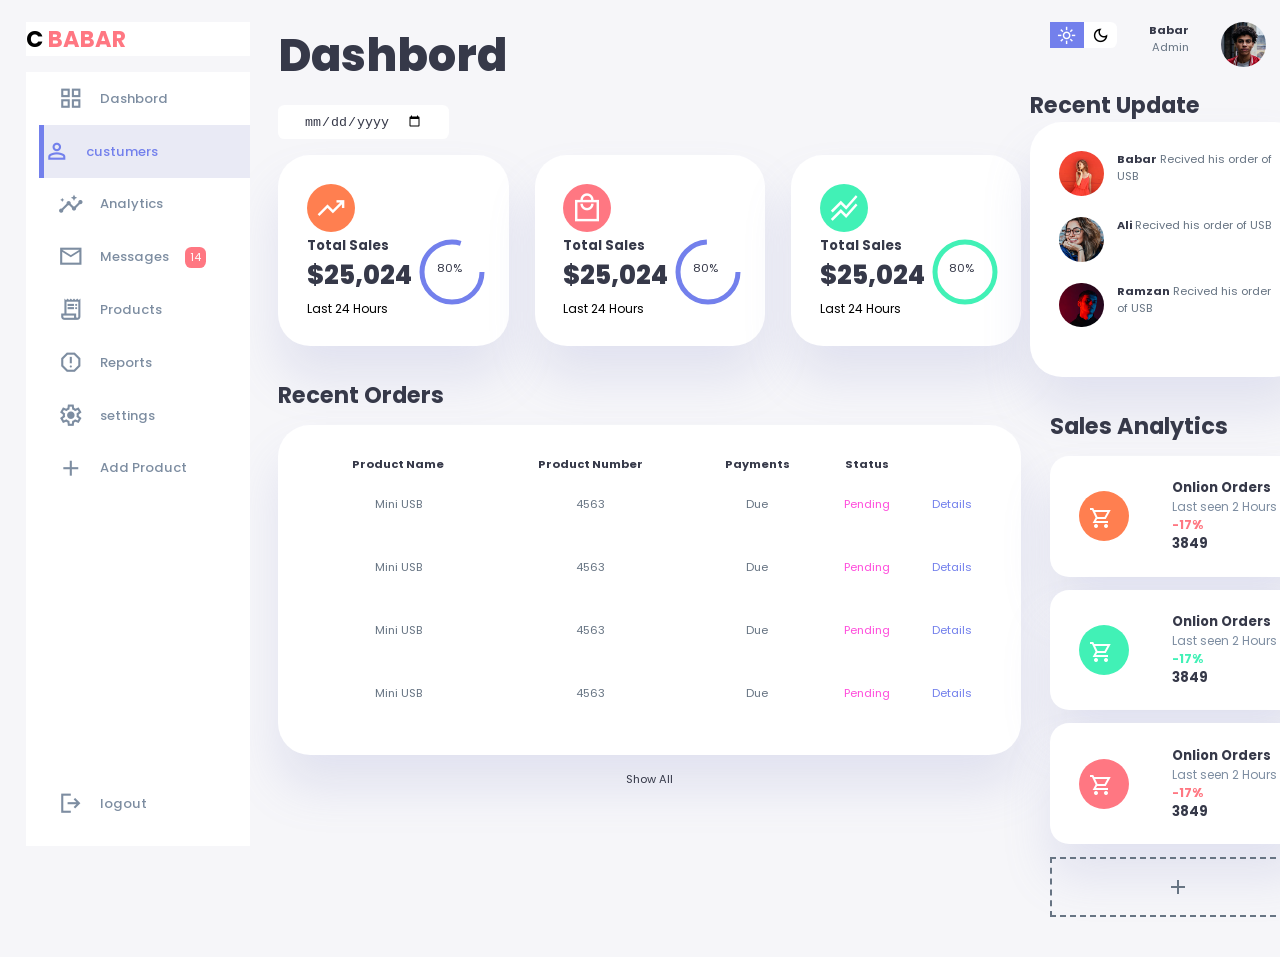
<file: BIM 4th Sem/Web II/Project/Admin Dashboard html css/index.html>
<!DOCTYPE html>
<html lang="en">
<head>
  <meta charset="UTF-8">
  <meta http-equiv="X-UA-Compatible" content="IE=edge">
  <meta name="viewport" content="width=device-width, initial-scale=1.0">
  <title>UI/UX</title>
  <link rel="stylesheet" href="https://fonts.googleapis.com/css2?family=Material+Symbols+Sharp:opsz,wght,FILL,GRAD@48,400,0,0" />
  <link rel="stylesheet" href="style.css">
</head>
<body>
   <div class="container">
      <aside>
           
         <div class="top">
           <div class="logo">
             <h2>C <span class="danger">BABAR</span> </h2>
           </div>
           <div class="close" id="close_btn">
            <span class="material-symbols-sharp">
              close
              </span>
           </div>
         </div>
         <!-- end top -->
          <div class="sidebar">

            <a href="#">
              <span class="material-symbols-sharp">grid_view </span>
              <h3>Dashbord</h3>
           </a>
           <a href="#" class="active">
              <span class="material-symbols-sharp">person_outline </span>
              <h3>custumers</h3>
           </a>
           <a href="#">
              <span class="material-symbols-sharp">insights </span>
              <h3>Analytics</h3>
           </a>
           <a href="#">
              <span class="material-symbols-sharp">mail_outline </span>
              <h3>Messages</h3>
              <span class="msg_count">14</span>
           </a>
           <a href="#">
              <span class="material-symbols-sharp">receipt_long </span>
              <h3>Products</h3>
           </a>
           <a href="#">
              <span class="material-symbols-sharp">report_gmailerrorred </span>
              <h3>Reports</h3>
           </a>
           <a href="#">
              <span class="material-symbols-sharp">settings </span>
              <h3>settings</h3>
           </a>
           <a href="#">
              <span class="material-symbols-sharp">add </span>
              <h3>Add Product</h3>
           </a>
           <a href="#">
              <span class="material-symbols-sharp">logout </span>
              <h3>logout</h3>
           </a>
             


          </div>

      </aside>
      <!-- --------------
        end asid
      -------------------- -->

      <!-- --------------
        start main part
      --------------- -->

      <main>
           <h1>Dashbord</h1>

           <div class="date">
             <input type="date" >
           </div>

        <div class="insights">

           <!-- start seling -->
            <div class="sales">
               <span class="material-symbols-sharp">trending_up</span>
               <div class="middle">

                 <div class="left">
                   <h3>Total Sales</h3>
                   <h1>$25,024</h1>
                 </div>
                  <div class="progress">
                      <svg>
                         <circle  r="30" cy="40" cx="40"></circle>
                      </svg>
                      <div class="number"><p>80%</p></div>
                  </div>

               </div>
               <small>Last 24 Hours</small>
            </div>
           <!-- end seling -->
              <!-- start expenses -->
              <div class="expenses">
                <span class="material-symbols-sharp">local_mall</span>
                <div class="middle">
 
                  <div class="left">
                    <h3>Total Sales</h3>
                    <h1>$25,024</h1>
                  </div>
                   <div class="progress">
                       <svg>
                          <circle  r="30" cy="40" cx="40"></circle>
                       </svg>
                       <div class="number"><p>80%</p></div>
                   </div>
 
                </div>
                <small>Last 24 Hours</small>
             </div>
            <!-- end seling -->
               <!-- start seling -->
               <div class="income">
                <span class="material-symbols-sharp">stacked_line_chart</span>
                <div class="middle">
 
                  <div class="left">
                    <h3>Total Sales</h3>
                    <h1>$25,024</h1>
                  </div>
                   <div class="progress">
                       <svg>
                          <circle  r="30" cy="40" cx="40"></circle>
                       </svg>
                       <div class="number"><p>80%</p></div>
                   </div>
 
                </div>
                <small>Last 24 Hours</small>
             </div>
            <!-- end seling -->

        </div>
       <!-- end insights -->
      <div class="recent_order">
         <h2>Recent Orders</h2>
         <table> 
             <thead>
              <tr>
                <th>Product Name</th>
                <th>Product Number</th>
                <th>Payments</th>
                <th>Status</th>
              </tr>
             </thead>
              <tbody>
                 <tr>
                   <td>Mini USB</td>
                   <td>4563</td>
                   <td>Due</td>
                   <td class="warning">Pending</td>
                   <td class="primary">Details</td>
                 </tr>
                 <tr>
                  <td>Mini USB</td>
                  <td>4563</td>
                  <td>Due</td>
                  <td class="warning">Pending</td>
                  <td class="primary">Details</td>
                </tr>
                <tr>
                  <td>Mini USB</td>
                  <td>4563</td>
                  <td>Due</td>
                  <td class="warning">Pending</td>
                  <td class="primary">Details</td>
                </tr>
                <tr>
                  <td>Mini USB</td>
                  <td>4563</td>
                  <td>Due</td>
                  <td class="warning">Pending</td>
                  <td class="primary">Details</td>
                </tr>
              </tbody>
         </table>
         <a href="#">Show All</a>
      </div>

      </main>
      <!------------------
         end main
        ------------------->

      <!----------------
        start right main 
      ---------------------->
    <div class="right">

<div class="top">
   <button id="menu_bar">
     <span class="material-symbols-sharp">menu</span>
   </button>

   <div class="theme-toggler">
     <span class="material-symbols-sharp active">light_mode</span>
     <span class="material-symbols-sharp">dark_mode</span>
   </div>
    <div class="profile">
       <div class="info">
           <p><b>Babar</b></p>
           <p>Admin</p>
           <small class="text-muted"></small>
       </div>
       <div class="profile-photo">
         <img src="./images/profile-1.jpg" alt=""/>
       </div>
    </div>
</div>

  <div class="recent_updates">
     <h2>Recent Update</h2>
   <div class="updates">
      <div class="update">
         <div class="profile-photo">
            <img src="./images/profile-4.jpg" alt=""/>
         </div>
        <div class="message">
           <p><b>Babar</b> Recived his order of USB</p>
        </div>
      </div>
      <div class="update">
        <div class="profile-photo">
        <img src="./images/profile-3.jpg" alt=""/>
        </div>
       <div class="message">
          <p><b>Ali</b> Recived his order of USB</p>
       </div>
     </div>
     <div class="update">
      <div class="profile-photo">
         <img src="./images/profile-2.jpg" alt=""/>
      </div>
     <div class="message">
        <p><b>Ramzan</b> Recived his order of USB</p>
     </div>
   </div>
  </div>
  </div>


   <div class="sales-analytics">
     <h2>Sales Analytics</h2>

      <div class="item onlion">
        <div class="icon">
          <span class="material-symbols-sharp">shopping_cart</span>
        </div>
        <div class="right_text">
          <div class="info">
            <h3>Onlion Orders</h3>
            <small class="text-muted">Last seen 2 Hours</small>
          </div>
          <h5 class="danger">-17%</h5>
          <h3>3849</h3>
        </div>
      </div>
      <div class="item onlion">
        <div class="icon">
          <span class="material-symbols-sharp">shopping_cart</span>
        </div>
        <div class="right_text">
          <div class="info">
            <h3>Onlion Orders</h3>
            <small class="text-muted">Last seen 2 Hours</small>
          </div>
          <h5 class="success">-17%</h5>
          <h3>3849</h3>
        </div>
      </div>
      <div class="item onlion">
        <div class="icon">
          <span class="material-symbols-sharp">shopping_cart</span>
        </div>
        <div class="right_text">
          <div class="info">
            <h3>Onlion Orders</h3>
            <small class="text-muted">Last seen 2 Hours</small>
          </div>
          <h5 class="danger">-17%</h5>
          <h3>3849</h3>
        </div>
      </div>
   
  

</div>

      <div class="item add_product">
            <div>
            <span class="material-symbols-sharp">add</span>
            </div>
     </div>
</div>


   </div>



   <script src="script.js"></script>
</body>
</html>
</file>
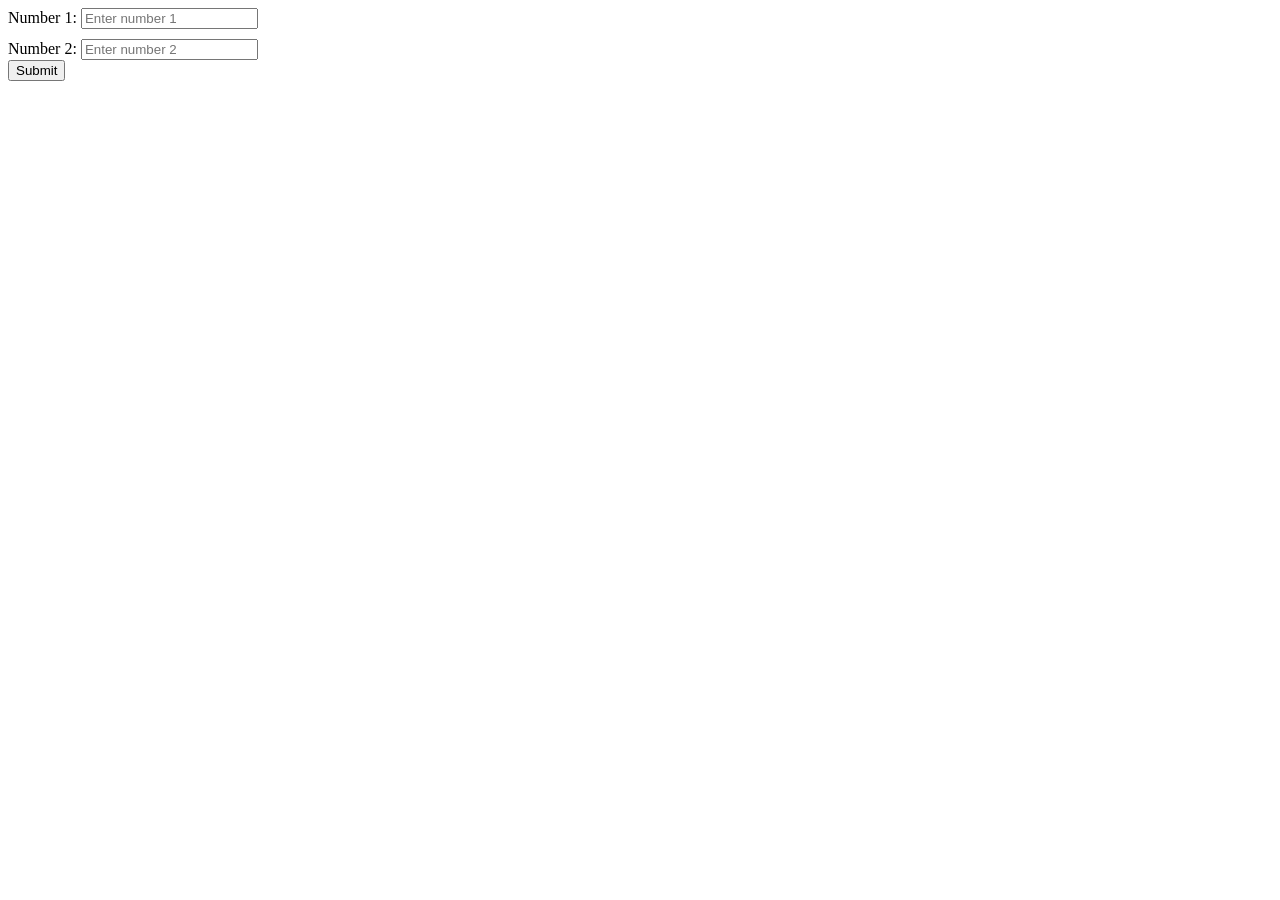
<file: BIM 4th Sem/Web II/Lab_Work/Form Handling/form.html>
<!DOCTYPE html>
<html lang="en">
<head>
    <meta charset="UTF-8">
    <meta name="viewport" content="width=device-width, initial-scale=1.0">
    <title>Form Handling</title>
</head>
<body>

    <form action="formHandling.php" method="POST">
        <label for="num1">Number 1: </label>
        <input type="text" id="num1" name="num1" placeholder="Enter number 1" style="margin-bottom:10px;">
        <br>    
        <label for="num2">Number 2: </label>
        <input type="text" id="num2" name="num2" placeholder="Enter number 2">
        <br>    
        <input type="submit" value="Submit">
    </form>
    
</body>
</html>
</file>
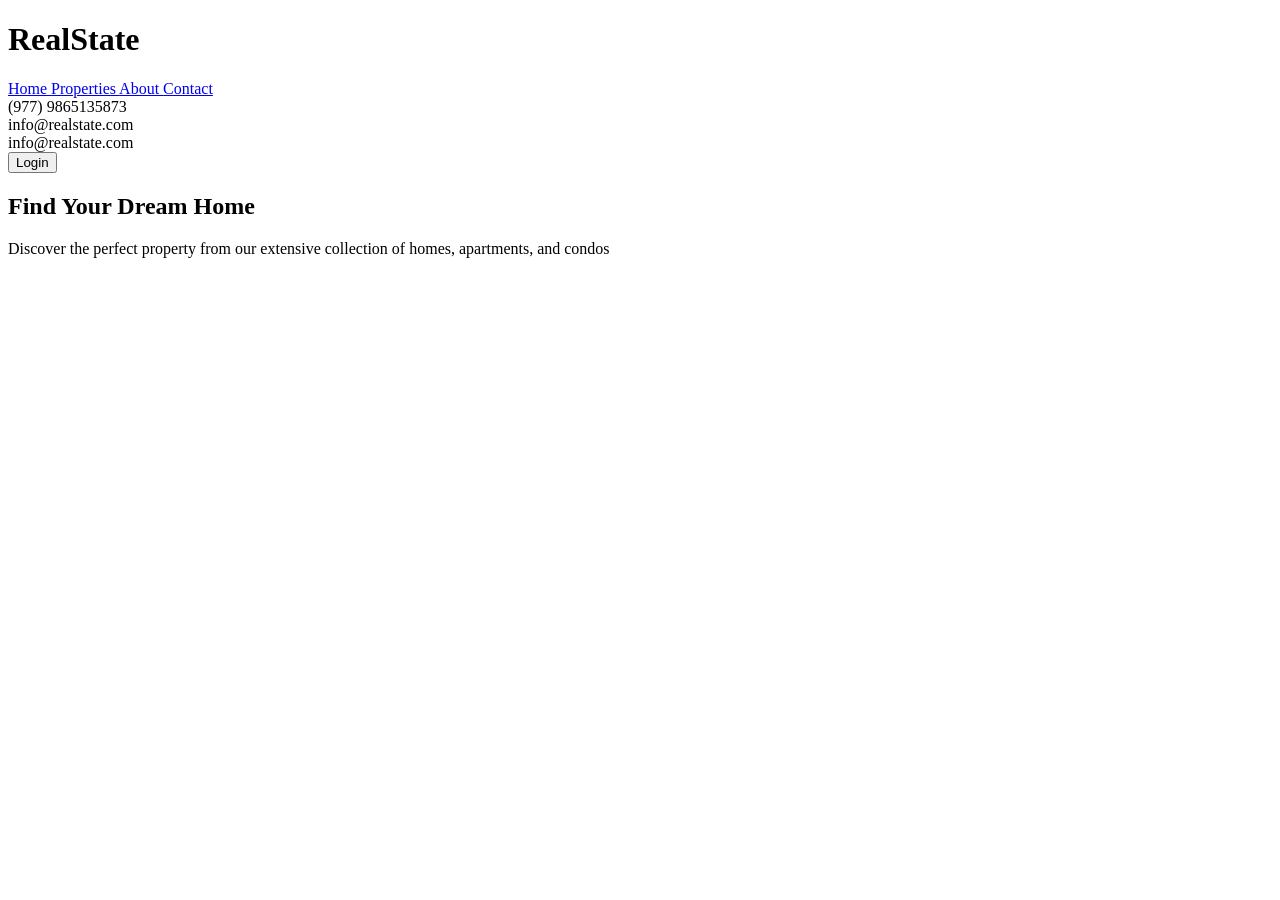
<file: BIM 4th Sem/Web II/Project/Real State/Code/previous.html>
<!DOCTYPE html>
<html lang="en">

<head>
    <meta charset="UTF-8">
    <meta name="viewport" content="width=device-width, initial-scale=1.0">

</head>

<body>

    <header class="bg-white shadow-sm sticky top-0 z-50">
        <div class="container mx-auto px-4 w-[80%]">
            <div class="flex items-center justify-between h-16">
                <!-- Logo -->
                <div class="flex items-center">
                    <h1 class="text-2xl font-bold">RealState</h1>
                </div>

                <!-- Desktop navigation -->
                <nav class="hidden md:flex space-x-8">
                    <a href="#home" class="text-gray-700 hover:text-gray-950 transition-colors">
                        Home
                    </a>
                    <a href="#property" class="text-gray-700 hover:text-gray-950 transition-colors">
                        Properties
                    </a>
                    <a href="#about" class="text-gray-700 hover:text-gray-950 transition-colors">
                        About
                    </a>
                    <a href="#contact" class="text-gray-700 hover:text-gray-950 transition-colors">
                        Contact
                    </a>
                </nav>

                <!-- Contact information -->
                <div class="hidden lg:flex items-center space-x-4">
                    <div class="flex items-center space-x-2 text-sm text-gray-500">
                        <i class="fa-solid fa-phone"></i>
                        <span>(977) 9865135873</span>
                    </div>
                    <div class="flex items-center space-x-2 text-sm text-gray-500">

                        <i class="fa-solid fa-envelope"></i>
                        <span>info@realstate.com</span>
                    </div>

                    <div class="flex items-center space-x-2 text-sm text-gray-500">

                        <i class="fa-solid fa-envelope"></i>
                        <span>info@realstate.com</span>
                    </div>
                    <div class="flex items-center space-x-2 text-sm text-gray-500">
                        <button
                            class="hover:bg-purple-500 transition-all bg-purple-800 p-2 w-[4rem] cursor-pointer rounded-[.5rem] text-white">Login</button>
                    </div>
                </div>
            </div>
        </div>

    </header>

    <main>
        <section class="hero-section relative text-white py-20">
            <div class="relative container mx-auto px-4">
                <div class="max-w-4xl mx-auto text-center">
                    <h1 class="text-4xl md:text-6xl font-bold mb-6">Find Your Dream Home</h1>
                    <p class="text-xl md:text-2xl mb-8 text-blue-100">
                        Discover the perfect property from our extensive collection of homes, apartments, and condos
                    </p>

                    <!-- Search form -->
                    <div class="bg-white rounded-lg p-6 shadow-xl ">

                    </div>
                </div>

            </div>
        </section>

    </main>

    <footer>

    </footer>

</body>

</html>
</file>
<file: BIM 4th Sem/Web II/Project/Admin Dashboard html css/style.css>
@import url('https://fonts.googleapis.com/css2?family=Poppins:ital,wght@0,500;0,600;0,700;0,800;1,600&display=swap');


/* variables */


:root {
  --clr-primary: #7380ec;
  --clr-danger: #ff7782;
  --clr-success: #41f1b6;
  --clr-white: #fff;
  --clr-info-dark: #7d8da1;
  --clr-info-light: #dce1eb;
  --clr-dark: #363949;
  --clr-warnig: #ff4edc;
  --clr-light: rgba(132, 139, 200, 0.18);
  --clr-primary-variant: #111e88;
  --clr-dark-variant: #677483;
  --clr-color-background: #f6f6f9;

  --card-border-radius: 2rem;
  --border-radius-1: 0.4rem;
  --border-radius-2: 0.8rem;
  --border-radius-3: 1.2rem;

  --card-padding: 1.8rem;
  --padding-1: 1.2rem;
  --box-shadow: 0 2rem 3rem var(--clr-light);

}

/* dark theme */
.dark-theme-variables {
  --clr-color-background: #181a1e;
  --clr-white: #202528;
  --clr-light: rgba(0, 0, 0, 0.4);
  --clr-dark: #edeffd;
  --clr-dark-variant: #677483;
  --box-shadow: 0 2rem 3rem var(--clr-light)
}



*{
  margin: 0;
  padding: 0;
  box-sizing: border-box;
  border: 0;
  text-decoration: none;
  list-style: none;
  appearance: none;
}

body{
   width: 100vw;
   height: 100vh;
   font-size: .7rem;
   user-select: none;
   overflow-x: hidden;
   background: var(--clr-color-background);
   font-family: 'Poppins', sans-serif;
}

.container  {
  display: grid;
  width: 96%;
  gap: 1.8rem;
  grid-template-columns: 14rem auto 16rem;
  margin: 0 auto;
}

a{
  color: var(--clr-dark);
}

h1{
  font-weight: 800;
  font-size: 2.8rem;
}
h2{
  font-size: 1.4rem;
}
h3{
  font-size: 0.87;
}
h4{
  font-weight: 0.8rem;
}
h5{
  font-size: 0.77rem;
}
small{
  font-size: 0.75rem;
}
.profile-photo img{
  width: 2.8rem;
  height: 2.8rem;
  overflow: hidden;
  border-radius: 50%;
}
.text-muted{
  color: var(--clr-info-dark);
}
p{
  color: var(--clr-dark-variant);
}
b{
  color: var(--clr-dark);
}
.primary {
  color: var(--clr-primary);
}

.success {
  color: var(--clr-success);
}

.danger {
  color: var(--clr-danger);
}

.warning {
  color: var(--clr-warnig);
}


/* aside */
 aside{
  height: 100vh;
 }
 aside .top{
  background: var(--clr-white);
  display: flex;
  align-items: center;
  justify-content: space-between;
  margin-top: 1.4rem;
 }

 aside .logo{
   display: flex;
   gap: 1rem;
 }
 aside .logo img{
   width: 2rem;
   height: 2rem;
 }
 aside .top div.close span{
   display: none;
 }

 /* ===================
 Sidebar
 ================== */

 aside .sidebar{
  background: var(--clr-white);
  display: flex;
  flex-direction: column;
  height: 86vh;
  position: relative;
  top: 1rem;
 }

 aside h3{
  font-weight: 500;
 }

 aside .sidebar a{
  display: flex;
  color: var(--clr-info-dark);
  margin-left: 2rem;
  gap: 1rem;
  align-items: center;
  height: 3.3rem;
  transition: all .1s ease;
 
 }

 aside .sidebar a span{
  font-size: 1.6rem;
  transition: all .3s ease-in-out;
  
 }

 aside .sidebar a:last-child{
  position: absolute;
  bottom: 1rem; 
  width: 100%;
 }

 aside .sidebar a.active{
   background-color: var(--clr-light);
   color: var(--clr-primary);
   margin-left: 0;
   border-left: 5px solid var(--clr-primary);
   margin-left: calc(1rem - 3px);
 }
 aside .sidebar a:hover span{
  margin-left: 1rem;
 }

 aside .sidebar a span.msg_count{
   background-color: var(--clr-danger);
   color: var(--clr-white);
   padding: 2px 5px;
   font-size: 11px;
   border-radius: var(--border-radius-1);
 }

 /* ----------------------------
 --------- Main--------------
 ------------------------------ */

 main{
  margin-top: 1.4rem;
  width: auto;
 }
 main input {
  background-color: transparent;
  border: 0;
  outline: 0;
  color: var(--clr-dark);
 }

 main .date{
  display: inline-block;
  background: var(--clr-white);
  border-radius: var(--border-radius-1);
  margin-top: 1rem;
  padding: 0.5rem 1.6rem;
 }

main .insights{
   display: grid;
   grid-template-columns: repeat(3,1fr);
   gap: 1.6rem;
}
main .insights>div{
   background-color: var(--clr-white);
   padding: var(--card-padding);
   border-radius: var(--card-border-radius);
   margin-top: 1rem;
   box-shadow: var(--box-shadow);
   transition: all .3s ease;
}

main .insights > div:hover{
  box-shadow: none;
}
main .insights>div  span{
   background: coral;
    padding: 0.5rem;
     border-radius: 50%;
     color: var(--clr-white);
     font-size: 2rem; 
  }

main .insights > div.expenses span{
   background: var(--clr-danger);
}
main .insights > div.income span{
  background: var(--clr-success);
}

main .insights > div .middle{
   display: flex;
   align-items: center;
   justify-content: space-between;
}
main .insights > div .middle h1{
  font-size: 1.6rem;
}

main h1{
  color: var(--clr-dark);
}
main .insights h1{
  color: var(--clr-dark);
}
main .insights h3{
  color: var(--clr-dark);
}
main .insights p{
  color: var(--clr-dark);
}
main .insights h3{
  
    color: var(--clr-dark);
  
  
}

main .insights .progress{
  position: relative;
  height: 68px;
  width: 68px;
  border-radius: 50px;
}

main .insights svg{
  height: 150px;
  width: 150px;
  position: absolute;
  top: 0;
}

main .insights svg circle{
  fill: none;
  stroke: var(--clr-primary);
   transform: rotate(270,80,80);
   stroke-width: 5;
}
main .insights .sales svg circle{
   stroke-dashoffset: 0;
   stroke-dasharray: 150;
}

main .insights .expenses svg circle{
  stroke-dashoffset: 10;
  stroke-dasharray: 150;
}
main .insights .sales svg circle{
  stroke-dashoffset: 0;
  stroke-dasharray: 150;
}
main .insights .income svg circle{
  stroke: var(--clr-success);
}

main .insights .progress .number{
  position: absolute;
  top: 5%;
  left: 5%;
  height: 100%;
  width: 100%;
  display: flex;
  justify-content: center;
  align-items: center;
}

/* recent order */

main .recent_order{
   margin-top: 2rem;
}

main .recent_order h2{
    color: var(--clr-dark);
}

main .recent_order h2{
  margin-bottom: 0.8rem;
}
main .recent_order table{
  background: var(--clr-white);
  width: 100%;
  border-radius: var(--card-border-radius);
  padding: var(--card-padding);
  text-align: center;
  box-shadow: var(--box-shadow);
  transition: all .3s ease;
  color: var(--clr-dark);
}
main .recent_order table:hover{
  box-shadow: none;
}

main table tbody td{
   height: 3.8rem;
   border-bottom: 1px solid var(--clr-white);
   color:var(--clr-dark-variant)
}
main table tbody tr:last-child td{
   border: none;
}


main .recent_order a{
  text-align: center;
  display: block;
  margin: 1rem;
}


/*********************
Right Side
**********************/

.right{
  margin-top: 1.4rem;
}
.right h2{
  color: var(--clr-dark);
}
.right .top{
  display: flex;
  justify-content: start;
  gap: 2rem;
}

.right .top button{
  display: none;
}

.right .theme-toggler{
  background: var(--clr-white);
  display: flex;
  justify-content: space-between;
  height: 1.6rem;
  width: 4.2rem;
  cursor: pointer;
  border-radius: var(--border-radius-1);
}
.right .theme-toggler span{
  font-size: 1.2rem;
  width: 50%;
  height: 100%;
  display: flex;
  align-items: center;
  justify-content: center;
}

.right .theme-toggler span.active{
  background: var(--clr-primary);
  color: #fff;
}


.right .top .profile{
  display: flex;
  gap: 2rem;
  text-align: right;
}
.right  .info h3{
  color: var(--clr-dark);
}
.right  .item h3{
  color: var(--clr-dark);
}

/* recent update */

.right .recent_updates{
  margin-top: 1rem;
  margin-left: -20px;
}
.right .recent_updates .updates{
  background-color: var(--clr-white);
  padding: var(--card-padding);
  border-radius: var(--card-border-radius);
  box-shadow: var(--box-shadow);
   transition: all .3s ease;
}
.right .recent_updates .updates:hover{
  box-shadow: none;
}
.right .recent_updates .update{
   display: grid;
   grid-template-columns: 2.6rem auto;
   gap: 1rem;
   margin-bottom: 1rem;
}


.right .recent_updates .update p{

}

/* see analytics */

.right .sales-analytics{
  margin-top: 2rem;
}
.right .sales-analytics h2{
  margin-bottom: 0.8rem;
}
.right .sales-analytics .item{
  background-color: var(--clr-white);
  display: flex;
  justify-content: space-between;
  align-items: center;
  gap: 1rem;
  margin: 10px 0;
  width: 100%;
  margin-bottom: 0.8rem;
  padding: 1.4rem var(--card-padding);
  border-radius: var(--border-radius-3);
  box-shadow: var(--box-shadow);
}
.right .sales-analytics .item:hover{
  box-shadow: none;
}

.right .sales-analytics .item .icon{
  padding: 0.6rem;
  color: var(--clr-white);
  border-radius: 50%;
  height: 50px;
  width: 50px;
  line-height: 50px;
  align-items: center;
  background: coral;
}
.right .sales-analytics .item:nth-child(3) .icon
{
  background: var(--clr-success);
}
.right .sales-analytics .item:nth-child(4) .icon
{
  background: var(--clr-danger);
}

.right .sales-analytics .item .right{
  margin-left: 15px;
  display: flex;
  justify-content: space-around;
}
.right .sales-analytics .item .right h3{
  color: var(d);
}


.add_product div{
  display: flex;
  height: 60px;
  width: 100%;
  text-align: center;
  justify-content: center;
  align-items: center;
  border: 2px dashed;
  color: var(--clr-dark-variant);
  margin-bottom: 40px;

}




/* **********8
MEDIA QUERY
****************/

@media screen and (max-width:1200px) {
    .container{
      width: 94%;
      grid-template-columns: 7rem auto 14rem;
    }
    aside .sidebar h3{
      display: none;
    }
    aside .sidebar a{
      width: 5.6rem;
    }
    aside .sidebar a:last-child{
      position: relative;
      margin-top: 1.8rem;
    }
    main .insights{
      display: grid;
      grid-template-columns: repeat(1,1fr);
    }
}

/* ****************
MEDIA QUERY PHONE
************************/

@media screen and (max-width:768px) {
  .container{
    width: 100%;
    grid-template-columns: repeat(1,1fr);
  
  }
  
  aside{
    position: fixed;
    width: 18rem;
    z-index: 3;
    height: 100vh;
    background-color: var(--clr-white);
    display: none;
    left: -110px;
    animation:  menuLeft .3s ease forwards;
  }
  
  @keyframes menuLeft {
      to{
        left: 0;
      }
  }
  



  aside .logo h2{
       display: inline;
  }
  aside .sidebar h3{
    display: inline;
  }
  aside .sidebar a{
    width: 100%;
    height: 3.4rem;
  }
  aside .top div.close  span{
     display: inline;
     position: absolute;
     right: 0;
     margin-right:30px;
     font-size: 35px;
     cursor: pointer;
  }

    .right .top{
       position: fixed;
       top: 0;
       left: 0;
       display: flex;
       justify-content: center;
       align-items: center;
       padding: 0 0.8rem;
       background: var(--clr-white);
       height: 4.6rem;
       width: 100%;
       z-index: 2;
       box-shadow: 0 1rem 1rem var(--clr-light);
       margin: 0;
    }


 main .insights{
  display: grid;
  grid-template-columns: repeat(1,1fr);
  gap: 1.6rem;
  padding: 40px;
 }
 main .recent_order{
  padding: 30px;
  margin: 0 auto;
 }



  .right .profile{
    position: absolute;
    left: 70%;
  }

  .right .top .theme-toggler{
    width: 4.4rem;
    position: absolute;
    left: 50%;
  }
   .right .profile .info{
    display: none;
   }

   .right .top button{
     display: inline-block;
     background: transparent;
     cursor: pointer;
     color: var(--clr-dark);
     position: absolute;
     left: 1rem;

   }
   .right .recent_order{
    padding: 0 30px;
   }
   .right .recent_updates{
    padding: 0 40px;
   }
   .right .sales-analytics{
    padding: 0 40px;
   }
   .right .add_product{
    padding: 0 40px;
    margin-bottom: 40px;
   }


}
</file>
